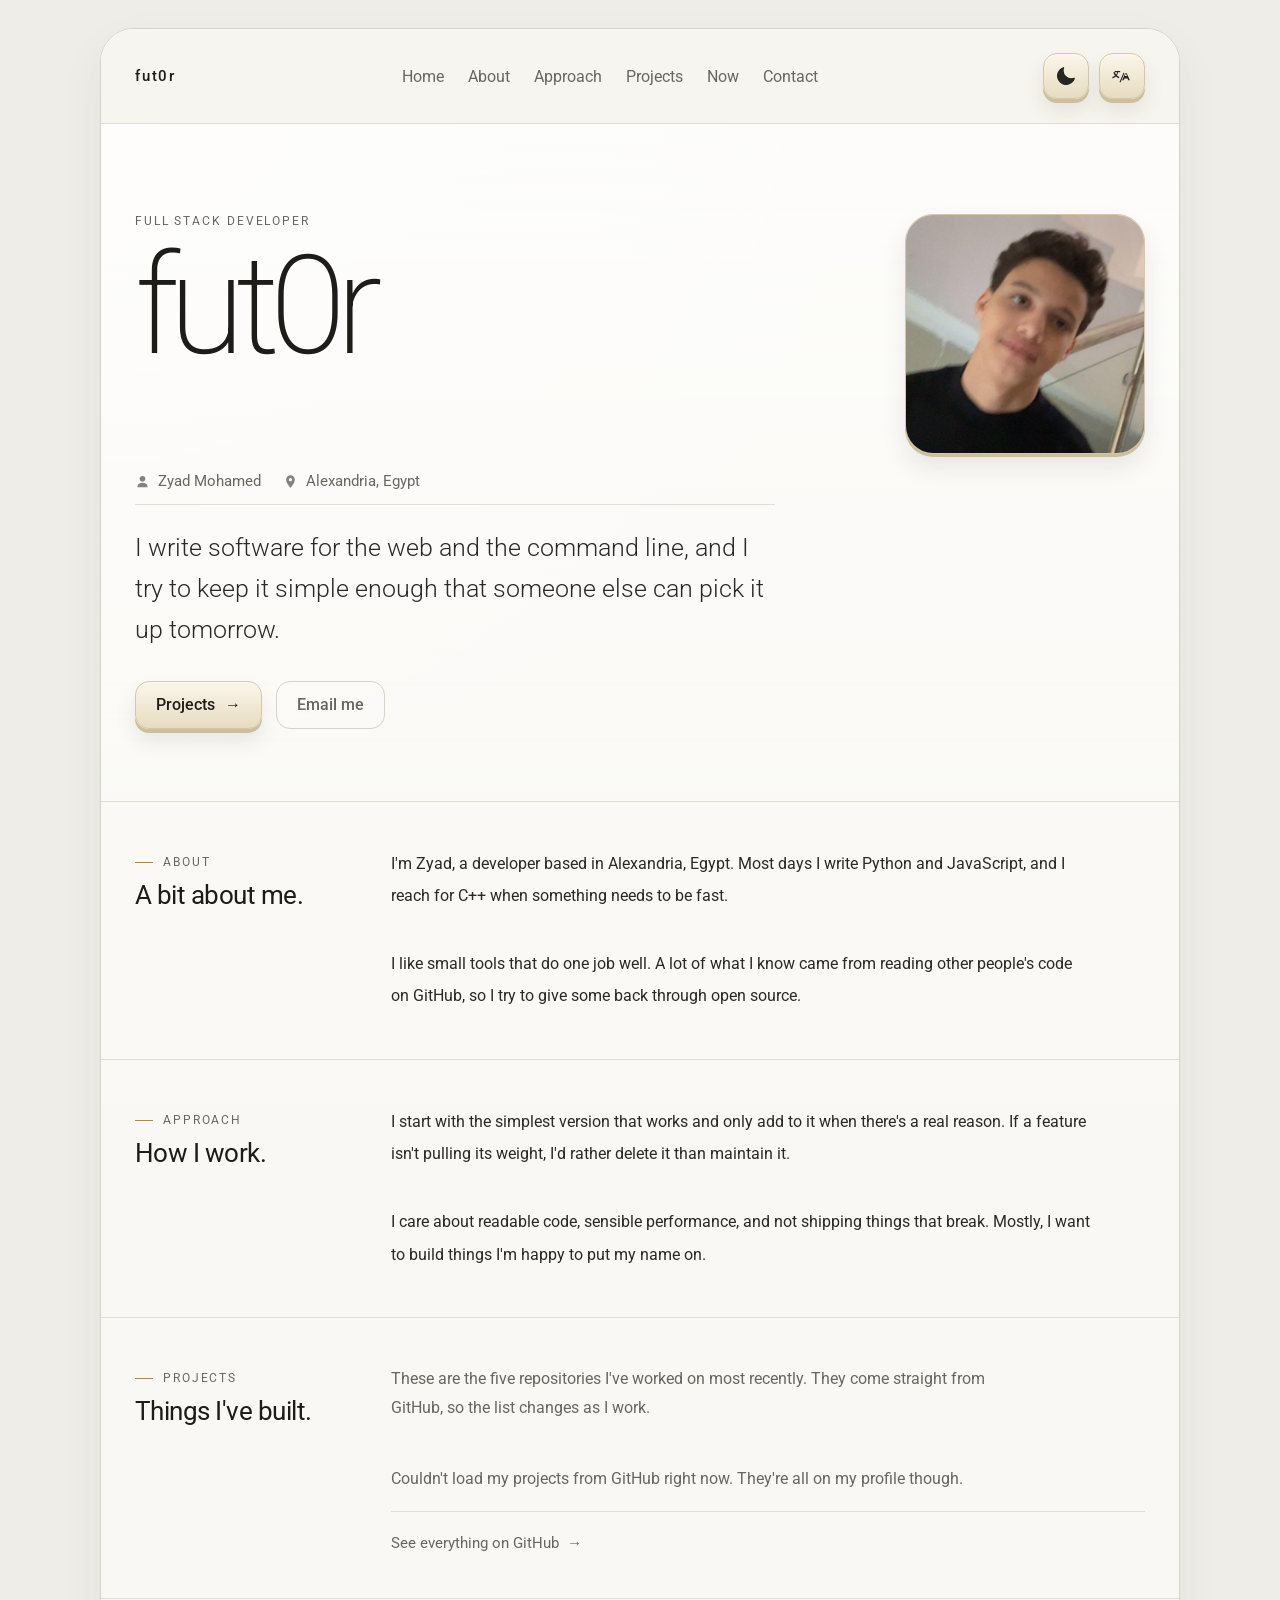
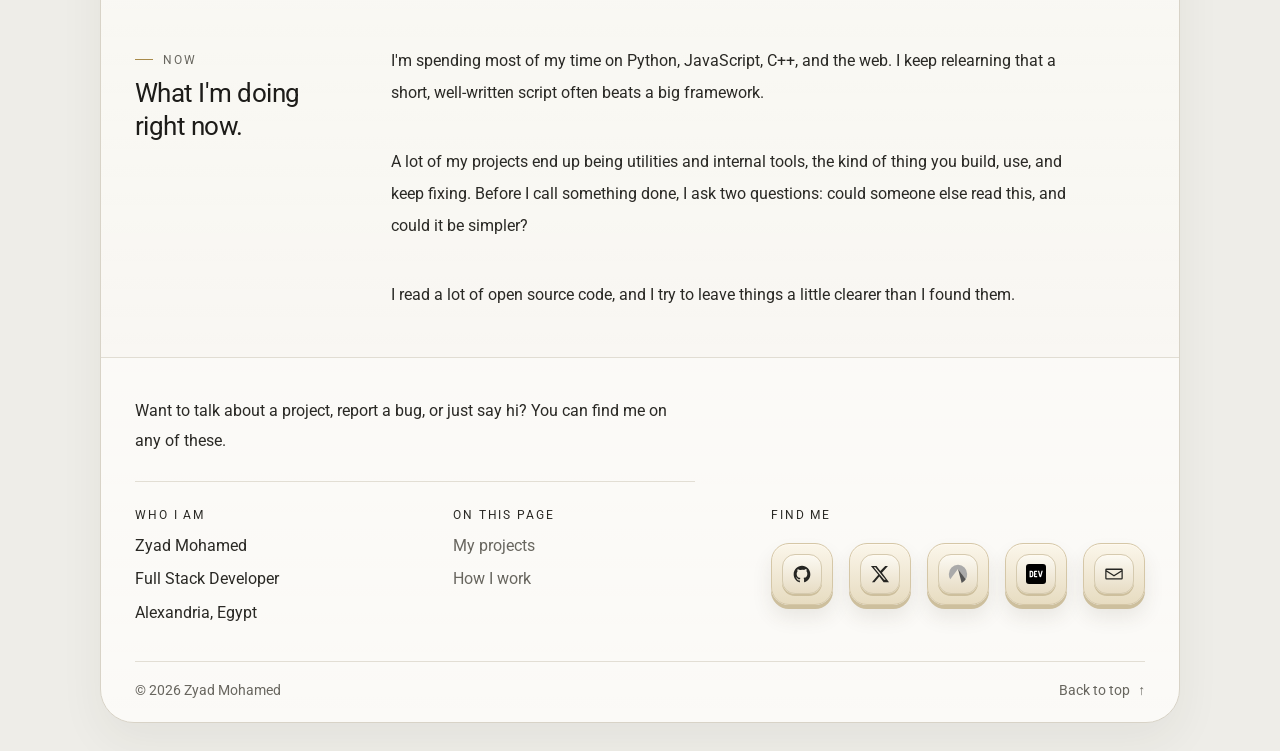
<file: index.html>
<!DOCTYPE html>
<html lang="en" dir="ltr">
  <head>
    <meta charset="UTF-8" />
    <meta name="viewport" content="width=device-width, initial-scale=1.0" />
    <meta
      name="description"
      content="Zyad Mohamed (fut0r), a full stack developer in Alexandria, Egypt."
    />
    <meta name="author" content="Zyad Mohamed" />
    <meta name="robots" content="index, follow" />
    <meta name="theme-color" content="#eeede8" media="(prefers-color-scheme: light)" />
    <meta name="theme-color" content="#12110f" media="(prefers-color-scheme: dark)" />
    <link rel="canonical" href="https://fut0r.arabdev.site/" />
    <link rel="alternate" hreflang="en" href="https://fut0r.arabdev.site/" />
    <link rel="alternate" hreflang="ar" href="https://fut0r.arabdev.site/arabic.html" />
    <link rel="alternate" hreflang="x-default" href="https://fut0r.arabdev.site/" />
    <meta property="og:type" content="profile" />
    <meta property="og:site_name" content="fut0r" />
    <meta property="og:title" content="fut0r | Zyad Mohamed" />
    <meta
      property="og:description"
      content="Full stack developer in Alexandria, Egypt. I build tools and web apps and keep the code readable."
    />
    <meta property="og:url" content="https://fut0r.arabdev.site/" />
    <meta property="og:locale" content="en_US" />
    <meta property="og:locale:alternate" content="ar_EG" />
    <meta property="og:image" content="https://fut0r.arabdev.site/icon-512.png" />
    <meta property="og:image:width" content="512" />
    <meta property="og:image:height" content="512" />
    <meta property="og:image:alt" content="Portrait of Zyad Mohamed (fut0r)" />
    <meta name="twitter:card" content="summary" />
    <meta name="twitter:site" content="@fut0r" />
    <meta name="twitter:title" content="fut0r | Zyad Mohamed" />
    <meta
      name="twitter:description"
      content="Full stack developer in Alexandria, Egypt. I build tools and web apps and keep the code readable."
    />
    <meta name="twitter:image" content="https://fut0r.arabdev.site/icon-512.png" />
    <title>fut0r | Zyad Mohamed</title>
    <link rel="icon" type="image/png" sizes="32x32" href="favicon-32.png" />
    <link rel="icon" type="image/png" sizes="192x192" href="icon-192.png" />
    <link rel="apple-touch-icon" href="apple-touch-icon.png" />
    <link rel="manifest" href="site.webmanifest" />
    <script>
      try {
        const savedTheme = localStorage.getItem("theme");
        if (savedTheme === "light" || savedTheme === "dark") {
          document.documentElement.dataset.theme = savedTheme;
        }
      } catch (error) {}
    </script>
    <link rel="preconnect" href="https://fonts.googleapis.com" />
    <link rel="preconnect" href="https://fonts.gstatic.com" crossorigin />
    <link rel="preconnect" href="https://api.github.com" crossorigin />
    <link
      rel="stylesheet"
      href="https://fonts.googleapis.com/css2?family=IBM+Plex+Sans+Arabic:wght@300;400;500&family=Roboto:wght@200;300;400;500&display=swap"
    />
    <link rel="stylesheet" href="styles.css?v=2" />
    <script type="application/ld+json">
      {
        "@context": "https://schema.org",
        "@type": "Person",
        "name": "Zyad Mohamed",
        "alternateName": "fut0r",
        "jobTitle": "Full Stack Developer",
        "url": "https://fut0r.arabdev.site/",
        "image": "https://fut0r.arabdev.site/profile.jpg",
        "email": "mailto:fut0r@arabdev.site",
        "address": {
          "@type": "PostalAddress",
          "addressLocality": "Alexandria",
          "addressCountry": "EG"
        },
        "knowsAbout": ["Python", "JavaScript", "C++", "Web Development", "Open Source"],
        "sameAs": [
          "https://github.com/fut0r",
          "https://codeberg.org/fut0r",
          "https://x.com/fut0r",
          "https://dev.to/fut0r"
        ]
      }
    </script>
  </head>
  <body>
    <a class="skip-link" href="#main">Skip to content</a>

    <div class="page-shell">
      <div class="paper-grain" aria-hidden="true"></div>

      <header class="topbar" aria-label="Site header">
        <a class="wordmark" href="#home">fut0r</a>

        <nav class="topnav" aria-label="Primary">
          <a href="#home">Home</a>
          <a href="#about">About</a>
          <a href="#approach">Approach</a>
          <a href="#projects">Projects</a>
          <a href="#work">Now</a>
          <a href="#contact">Contact</a>
        </nav>

        <div class="toolbar">
          <button class="toolbar-button theme-toggle" id="theme-toggle" type="button" aria-label="Switch theme" title="Switch theme">
            <svg class="icon-moon" viewBox="0 0 24 24" aria-hidden="true"><path d="M20.74 14.03A8.5 8.5 0 0 1 9.97 3.26a.75.75 0 0 0-.98-.9A10 10 0 1 0 21.64 15a.75.75 0 0 0-.9-.97Z"/></svg>
            <svg class="icon-sun" viewBox="0 0 24 24" aria-hidden="true"><path d="M12 17a5 5 0 1 0 0-10 5 5 0 0 0 0 10Zm0-17a1 1 0 0 1 1 1v2a1 1 0 1 1-2 0V1a1 1 0 0 1 1-1Zm0 20a1 1 0 0 1 1 1v2a1 1 0 1 1-2 0v-2a1 1 0 0 1 1-1ZM3.51 3.51a1 1 0 0 1 1.42 0l1.41 1.41a1 1 0 1 1-1.41 1.42L3.5 4.93a1 1 0 0 1 0-1.42Zm14.14 14.14a1 1 0 0 1 1.42 0l1.41 1.42a1 1 0 0 1-1.41 1.41l-1.42-1.41a1 1 0 0 1 0-1.42ZM0 12a1 1 0 0 1 1-1h2a1 1 0 1 1 0 2H1a1 1 0 0 1-1-1Zm20 0a1 1 0 0 1 1-1h2a1 1 0 1 1 0 2h-2a1 1 0 0 1-1-1ZM3.51 20.49a1 1 0 0 1 0-1.42l1.41-1.41a1 1 0 1 1 1.42 1.41L4.93 20.5a1 1 0 0 1-1.42 0ZM17.65 6.35a1 1 0 0 1 0-1.42l1.42-1.41a1 1 0 1 1 1.41 1.41l-1.41 1.42a1 1 0 0 1-1.42 0Z"/></svg>
          </button>

          <button
            class="toolbar-button language-trigger"
            id="language-trigger"
            type="button"
            aria-haspopup="true"
            aria-expanded="false"
            aria-controls="language-popup"
            title="Translate"
          >
            <span class="sr-only">Choose language</span>
            <svg viewBox="0 0 24 24" aria-hidden="true">
              <path
                d="M12.87 15.07 15.45 9h1.77l3.27 7.63h-1.74l-.75-1.84h-3.39l-.74 1.84h-1.8Zm2.2-3.19h2.37l-1.18-2.95-1.19 2.95ZM4 6.5h6V8H7.72c-.14 1.3-.61 2.48-1.4 3.53.83.67 1.78 1.21 2.86 1.62l-.64 1.42a10.92 10.92 0 0 1-3.2-1.92 10.08 10.08 0 0 1-3.38 1.96L1.35 13.2a8.73 8.73 0 0 0 2.94-1.58A8.1 8.1 0 0 1 2.55 8H4.2c.24 1 .7 1.9 1.37 2.67.64-.8 1.04-1.69 1.19-2.67H4V6.5Zm5.3 12.15 4.31-10.3 1.04.43-4.3 10.31-1.05-.44Z"
              />
            </svg>
          </button>

          <div class="language-popup" id="language-popup" hidden>
            <p class="language-popup__label">Choose language</p>
            <a class="language-option is-active" href="./" hreflang="en" lang="en" aria-current="page">English</a>
            <a class="language-option" href="arabic.html" hreflang="ar" lang="ar">العربية</a>
          </div>
        </div>
      </header>

      <main id="main">
        <section class="hero section" id="home">
          <div class="hero-frame">
            <div class="hero-top">
              <div class="hero-copy">
                <p class="eyebrow">Full Stack Developer</p>
                <h1>fut0r</h1>
              </div>
              <img
                class="hero-photo"
                src="profile.jpg"
                alt="Portrait of Zyad Mohamed (fut0r)"
                width="240"
                height="240"
                fetchpriority="high"
              />
            </div>
            <div class="hero-meta">
              <span><svg viewBox="0 0 24 24" aria-hidden="true"><path d="M12 12a4.5 4.5 0 1 0 0-9 4.5 4.5 0 0 0 0 9Zm0 2c-4.42 0-8 2.24-8 5v2h16v-2c0-2.76-3.58-5-8-5Z"/></svg>Zyad Mohamed</span>
              <span><svg viewBox="0 0 24 24" aria-hidden="true"><path d="M12 2a7 7 0 0 0-7 7c0 5.25 7 13 7 13s7-7.75 7-13a7 7 0 0 0-7-7Zm0 9.5A2.5 2.5 0 1 1 12 6.5a2.5 2.5 0 0 1 0 5Z"/></svg>Alexandria, Egypt</span>
            </div>
            <p class="hero-note">I write software for the web and the command line, and I try to keep it simple enough that someone else can pick it up tomorrow.</p>
            <div class="hero-actions">
              <a class="button" href="#projects">Projects <span class="button-arrow" aria-hidden="true">→</span></a>
              <a class="button button--quiet" href="#contact">Email me</a>
            </div>
          </div>
        </section>

        <section class="section" id="about">
          <div class="section-heading">
            <p class="section-label">About</p>
            <h2>A bit about me.</h2>
          </div>
          <div class="section-body prose">
            <p>
              I'm Zyad, a developer based in Alexandria, Egypt. Most days I write Python and JavaScript,
              and I reach for C++ when something needs to be fast.
            </p>
            <p>
              I like small tools that do one job well. A lot of what I know came from reading other
              people's code on GitHub, so I try to give some back through open source.
            </p>
          </div>
        </section>

        <section class="section" id="approach">
          <div class="section-heading">
            <p class="section-label">Approach</p>
            <h2>How I work.</h2>
          </div>
          <div class="section-body prose">
            <p>
              I start with the simplest version that works and only add to it when there's a real reason.
              If a feature isn't pulling its weight, I'd rather delete it than maintain it.
            </p>
            <p>
              I care about readable code, sensible performance, and not shipping things that break.
              Mostly, I want to build things I'm happy to put my name on.
            </p>
          </div>
        </section>

        <section class="section" id="projects">
          <div class="section-heading">
            <p class="section-label">Projects</p>
            <h2>Things I've built.</h2>
          </div>
          <div class="section-body">
            <p class="section-intro">
              These are the five repositories I've worked on most recently. They come straight from
              GitHub, so the list changes as I work.
            </p>
            <div class="projects-list" id="projects-grid" aria-live="polite">
              <article class="project-row project-row--status">
                <p>Loading repositories...</p>
              </article>
            </div>
            <a class="projects-more" href="https://github.com/fut0r?tab=repositories" target="_blank" rel="noopener noreferrer">
              See everything on GitHub <span class="button-arrow" aria-hidden="true">→</span>
            </a>
          </div>
        </section>

        <section class="section" id="work">
          <div class="section-heading">
            <p class="section-label">Now</p>
            <h2>What I'm doing right now.</h2>
          </div>
          <div class="section-body prose">
            <p>
              I'm spending most of my time on Python, JavaScript, C++, and the web. I keep relearning that
              a short, well-written script often beats a big framework.
            </p>
            <p>
              A lot of my projects end up being utilities and internal tools, the kind of thing you build,
              use, and keep fixing. Before I call something done, I ask two questions: could someone else
              read this, and could it be simpler?
            </p>
            <p>
              I read a lot of open source code, and I try to leave things a little clearer than I found them.
            </p>
          </div>
        </section>
      </main>

      <footer class="footer" id="contact">
        <div class="footer-intro">
          <p>
            Want to talk about a project, report a bug, or just say hi? You can find me on any of these.
          </p>
        </div>
        <div class="footer-grid">
          <section class="footer-about">
            <p class="footer-label">Who I am</p>
            <p>Zyad Mohamed</p>
            <p>Full Stack Developer</p>
            <p>Alexandria, Egypt</p>
          </section>
          <section class="footer-projects">
            <p class="footer-label">On this page</p>
            <p><a href="#projects">My projects</a></p>
            <p><a href="#approach">How I work</a></p>
          </section>
          <section class="footer-contact">
            <p class="footer-label">Find me</p>
            <div class="social-icons-row">
              <a
                class="social-icon-button"
                href="https://github.com/fut0r"
                target="_blank"
                rel="noopener noreferrer"
                aria-label="GitHub"
                title="GitHub"
              >
                <span class="social-icon" aria-hidden="true">
                  <svg viewBox="0 0 24 24">
                    <path
                      d="M12 2C6.477 2 2 6.59 2 12.252c0 4.53 2.865 8.371 6.839 9.727.5.096.682-.221.682-.492 0-.243-.009-.888-.014-1.743-2.782.618-3.369-1.37-3.369-1.37-.455-1.176-1.11-1.49-1.11-1.49-.908-.637.069-.624.069-.624 1.004.072 1.532 1.054 1.532 1.054.892 1.56 2.341 1.11 2.91.85.091-.663.349-1.11.635-1.365-2.221-.259-4.556-1.137-4.556-5.062 0-1.118.389-2.033 1.029-2.75-.103-.26-.446-1.3.098-2.71 0 0 .84-.275 2.75 1.05A9.36 9.36 0 0 1 12 6.84c.85.004 1.705.118 2.504.347 1.909-1.325 2.747-1.05 2.747-1.05.546 1.41.203 2.45.1 2.71.64.717 1.028 1.632 1.028 2.75 0 3.934-2.338 4.8-4.566 5.054.359.317.679.943.679 1.9 0 1.372-.012 2.478-.012 2.815 0 .273.18.593.688.492C19.138 20.62 22 16.781 22 12.252 22 6.59 17.523 2 12 2Z"
                    />
                  </svg>
                </span>
              </a>
              <a
                class="social-icon-button"
                href="https://x.com/fut0r"
                target="_blank"
                rel="noopener noreferrer"
                aria-label="X (Twitter)"
                title="X (Twitter)"
              >
                <span class="social-icon" aria-hidden="true">
                  <svg viewBox="0 0 24 24">
                    <path
                      d="M18.244 2.25h3.308l-7.227 8.26 8.502 11.24h-6.514l-5.106-6.67-5.826 6.67H2.306l7.644-8.74L1.126 2.25h6.697l4.596 6.06 5.819-6.06ZM17.002 18.868h1.81L6.368 3.931H4.456l12.546 14.937Z"
                    />
                  </svg>
                </span>
              </a>
              <a
                class="social-icon-button"
                href="https://codeberg.org/fut0r"
                target="_blank"
                rel="noopener noreferrer"
                aria-label="Codeberg"
                title="Codeberg"
              >
                <span class="social-icon" aria-hidden="true">
                  <img src="codeberg.svg" alt="" width="20" height="20" />
                </span>
              </a>
              <a
                class="social-icon-button"
                href="https://dev.to/fut0r"
                target="_blank"
                rel="noopener noreferrer"
                aria-label="Dev.to"
                title="Dev.to"
              >
                <span class="social-icon" aria-hidden="true">
                  <img class="icon-invert" src="dev-to-svgrepo-com.svg" alt="" width="20" height="20" />
                </span>
              </a>
              <a
                class="social-icon-button"
                href="mailto:fut0r@arabdev.site"
                aria-label="Email"
                title="Email"
              >
                <span class="social-icon" aria-hidden="true">
                  <svg viewBox="0 0 24 24">
                    <path
                      d="M3 5.5h18A1.5 1.5 0 0 1 22.5 7v10A1.5 1.5 0 0 1 21 18.5H3A1.5 1.5 0 0 1 1.5 17V7A1.5 1.5 0 0 1 3 5.5Zm0 1.6v.27l9 5.83 9-5.83V7.1H3Zm18 2.17-8.59 5.56a.75.75 0 0 1-.82 0L3 9.27V17h18V9.27Z"
                    />
                  </svg>
                </span>
              </a>
            </div>
          </section>
        </div>
        <div class="footer-bottom">
          <p>© <span data-year>2026</span> Zyad Mohamed</p>
          <a class="back-to-top" href="#home">Back to top <span aria-hidden="true">↑</span></a>
        </div>
      </footer>
    </div>

    <script src="script.js?v=2" defer></script>
  </body>
</html>
</file>
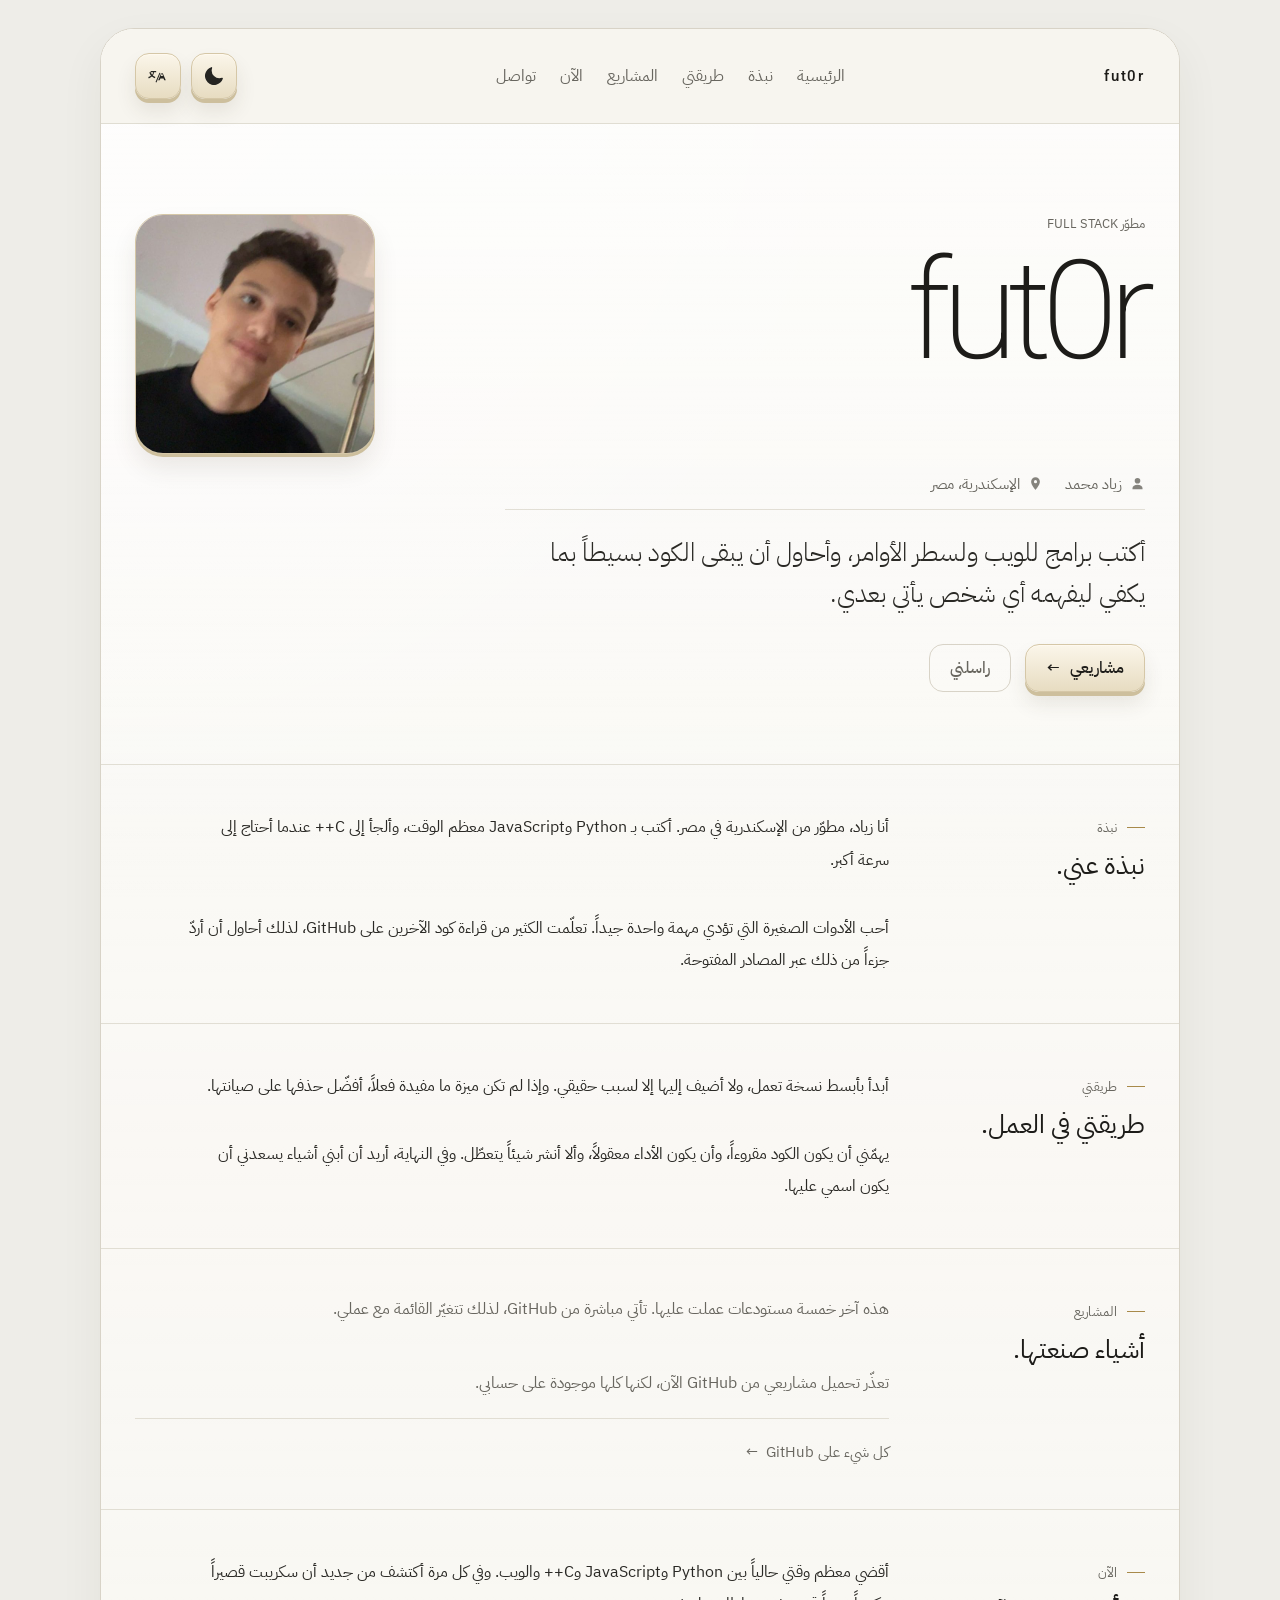
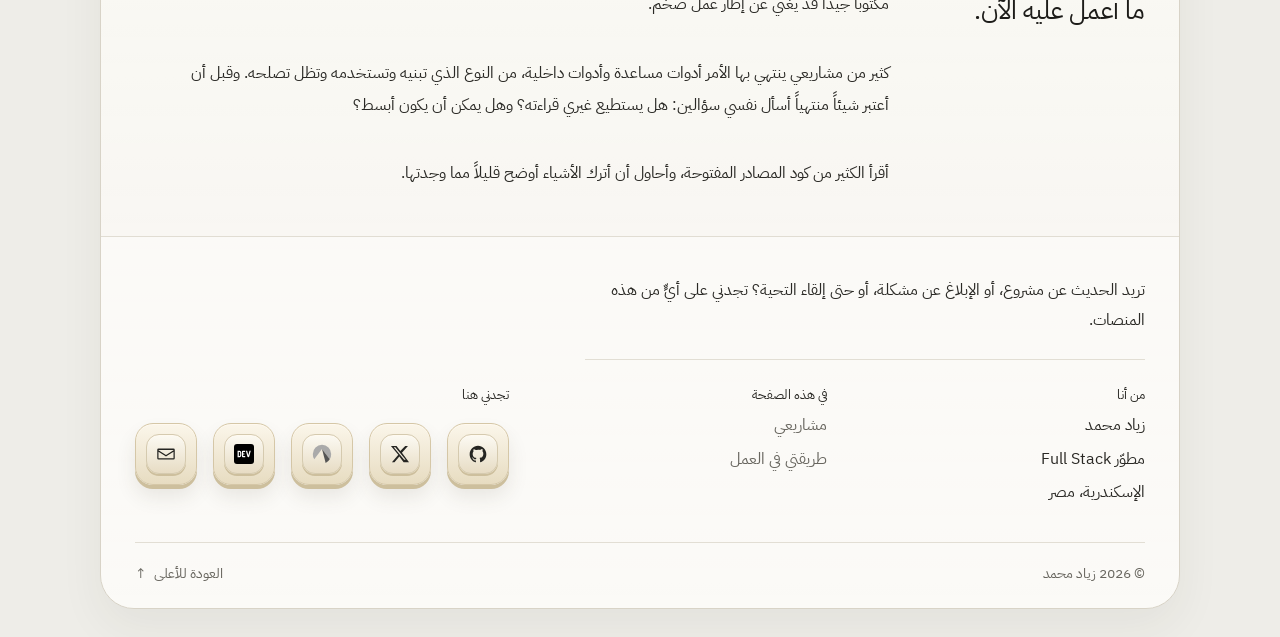
<file: arabic.html>
<!DOCTYPE html>
<html lang="ar" dir="rtl">
  <head>
    <meta charset="UTF-8" />
    <meta name="viewport" content="width=device-width, initial-scale=1.0" />
    <meta
      name="description"
      content="زياد محمد (fut0r)، مطوّر Full Stack من الإسكندرية، مصر."
    />
    <meta name="author" content="Zyad Mohamed" />
    <meta name="robots" content="index, follow" />
    <meta name="theme-color" content="#eeede8" media="(prefers-color-scheme: light)" />
    <meta name="theme-color" content="#12110f" media="(prefers-color-scheme: dark)" />
    <link rel="canonical" href="https://fut0r.arabdev.site/arabic.html" />
    <link rel="alternate" hreflang="en" href="https://fut0r.arabdev.site/" />
    <link rel="alternate" hreflang="ar" href="https://fut0r.arabdev.site/arabic.html" />
    <link rel="alternate" hreflang="x-default" href="https://fut0r.arabdev.site/" />
    <meta property="og:type" content="profile" />
    <meta property="og:site_name" content="fut0r" />
    <meta property="og:title" content="fut0r | زياد محمد" />
    <meta
      property="og:description"
      content="مطوّر Full Stack من الإسكندرية. أبني أدوات وتطبيقات ويب وأحافظ على الكود مقروءاً."
    />
    <meta property="og:url" content="https://fut0r.arabdev.site/arabic.html" />
    <meta property="og:locale" content="ar_EG" />
    <meta property="og:locale:alternate" content="en_US" />
    <meta property="og:image" content="https://fut0r.arabdev.site/icon-512.png" />
    <meta property="og:image:width" content="512" />
    <meta property="og:image:height" content="512" />
    <meta property="og:image:alt" content="صورة زياد محمد (fut0r)" />
    <meta name="twitter:card" content="summary" />
    <meta name="twitter:site" content="@fut0r" />
    <meta name="twitter:title" content="fut0r | زياد محمد" />
    <meta
      name="twitter:description"
      content="مطوّر Full Stack من الإسكندرية. أبني أدوات وتطبيقات ويب وأحافظ على الكود مقروءاً."
    />
    <meta name="twitter:image" content="https://fut0r.arabdev.site/icon-512.png" />
    <title>fut0r | زياد محمد</title>
    <link rel="icon" type="image/png" sizes="32x32" href="favicon-32.png" />
    <link rel="icon" type="image/png" sizes="192x192" href="icon-192.png" />
    <link rel="apple-touch-icon" href="apple-touch-icon.png" />
    <link rel="manifest" href="site.webmanifest" />
    <script>
      try {
        const savedTheme = localStorage.getItem("theme");
        if (savedTheme === "light" || savedTheme === "dark") {
          document.documentElement.dataset.theme = savedTheme;
        }
      } catch (error) {}
    </script>
    <link rel="preconnect" href="https://fonts.googleapis.com" />
    <link rel="preconnect" href="https://fonts.gstatic.com" crossorigin />
    <link rel="preconnect" href="https://api.github.com" crossorigin />
    <link
      rel="stylesheet"
      href="https://fonts.googleapis.com/css2?family=IBM+Plex+Sans+Arabic:wght@300;400;500&family=Roboto:wght@200;300;400;500&display=swap"
    />
    <link rel="stylesheet" href="styles.css?v=2" />
    <script type="application/ld+json">
      {
        "@context": "https://schema.org",
        "@type": "Person",
        "name": "زياد محمد",
        "alternateName": "fut0r",
        "jobTitle": "مطوّر Full Stack",
        "url": "https://fut0r.arabdev.site/arabic.html",
        "image": "https://fut0r.arabdev.site/profile.jpg",
        "email": "mailto:fut0r@arabdev.site",
        "address": {
          "@type": "PostalAddress",
          "addressLocality": "الإسكندرية",
          "addressCountry": "EG"
        },
        "knowsAbout": ["Python", "JavaScript", "C++", "Web Development", "Open Source"],
        "sameAs": [
          "https://github.com/fut0r",
          "https://codeberg.org/fut0r",
          "https://x.com/fut0r",
          "https://dev.to/fut0r"
        ]
      }
    </script>
  </head>
  <body class="is-rtl">
    <a class="skip-link" href="#main">تخطَّ إلى المحتوى</a>

    <div class="page-shell">
      <div class="paper-grain" aria-hidden="true"></div>

      <header class="topbar" aria-label="ترويسة الموقع">
        <a class="wordmark" href="#home">fut0r</a>

        <nav class="topnav" aria-label="التنقل الرئيسي">
          <a href="#home">الرئيسية</a>
          <a href="#about">نبذة</a>
          <a href="#approach">طريقتي</a>
          <a href="#projects">المشاريع</a>
          <a href="#work">الآن</a>
          <a href="#contact">تواصل</a>
        </nav>

        <div class="toolbar">
          <button class="toolbar-button theme-toggle" id="theme-toggle" type="button" aria-label="تبديل المظهر" title="تبديل المظهر">
            <svg class="icon-moon" viewBox="0 0 24 24" aria-hidden="true"><path d="M20.74 14.03A8.5 8.5 0 0 1 9.97 3.26a.75.75 0 0 0-.98-.9A10 10 0 1 0 21.64 15a.75.75 0 0 0-.9-.97Z"/></svg>
            <svg class="icon-sun" viewBox="0 0 24 24" aria-hidden="true"><path d="M12 17a5 5 0 1 0 0-10 5 5 0 0 0 0 10Zm0-17a1 1 0 0 1 1 1v2a1 1 0 1 1-2 0V1a1 1 0 0 1 1-1Zm0 20a1 1 0 0 1 1 1v2a1 1 0 1 1-2 0v-2a1 1 0 0 1 1-1ZM3.51 3.51a1 1 0 0 1 1.42 0l1.41 1.41a1 1 0 1 1-1.41 1.42L3.5 4.93a1 1 0 0 1 0-1.42Zm14.14 14.14a1 1 0 0 1 1.42 0l1.41 1.42a1 1 0 0 1-1.41 1.41l-1.42-1.41a1 1 0 0 1 0-1.42ZM0 12a1 1 0 0 1 1-1h2a1 1 0 1 1 0 2H1a1 1 0 0 1-1-1Zm20 0a1 1 0 0 1 1-1h2a1 1 0 1 1 0 2h-2a1 1 0 0 1-1-1ZM3.51 20.49a1 1 0 0 1 0-1.42l1.41-1.41a1 1 0 1 1 1.42 1.41L4.93 20.5a1 1 0 0 1-1.42 0ZM17.65 6.35a1 1 0 0 1 0-1.42l1.42-1.41a1 1 0 1 1 1.41 1.41l-1.41 1.42a1 1 0 0 1-1.42 0Z"/></svg>
          </button>

          <button
            class="toolbar-button language-trigger"
            id="language-trigger"
            type="button"
            aria-haspopup="true"
            aria-expanded="false"
            aria-controls="language-popup"
            title="الترجمة"
          >
            <span class="sr-only">اختر اللغة</span>
            <svg viewBox="0 0 24 24" aria-hidden="true">
              <path
                d="M12.87 15.07 15.45 9h1.77l3.27 7.63h-1.74l-.75-1.84h-3.39l-.74 1.84h-1.8Zm2.2-3.19h2.37l-1.18-2.95-1.19 2.95ZM4 6.5h6V8H7.72c-.14 1.3-.61 2.48-1.4 3.53.83.67 1.78 1.21 2.86 1.62l-.64 1.42a10.92 10.92 0 0 1-3.2-1.92 10.08 10.08 0 0 1-3.38 1.96L1.35 13.2a8.73 8.73 0 0 0 2.94-1.58A8.1 8.1 0 0 1 2.55 8H4.2c.24 1 .7 1.9 1.37 2.67.64-.8 1.04-1.69 1.19-2.67H4V6.5Zm5.3 12.15 4.31-10.3 1.04.43-4.3 10.31-1.05-.44Z"
              />
            </svg>
          </button>

          <div class="language-popup" id="language-popup" hidden>
            <p class="language-popup__label">اختر اللغة</p>
            <a class="language-option" href="./" hreflang="en" lang="en">English</a>
            <a class="language-option is-active" href="arabic.html" hreflang="ar" lang="ar" aria-current="page">العربية</a>
          </div>
        </div>
      </header>

      <main id="main">
        <section class="hero section" id="home">
          <div class="hero-frame">
            <div class="hero-top">
              <div class="hero-copy">
                <p class="eyebrow">مطوّر Full Stack</p>
                <h1>fut0r</h1>
              </div>
              <img
                class="hero-photo"
                src="profile.jpg"
                alt="صورة زياد محمد (fut0r)"
                width="240"
                height="240"
                fetchpriority="high"
              />
            </div>
            <div class="hero-meta">
              <span><svg viewBox="0 0 24 24" aria-hidden="true"><path d="M12 12a4.5 4.5 0 1 0 0-9 4.5 4.5 0 0 0 0 9Zm0 2c-4.42 0-8 2.24-8 5v2h16v-2c0-2.76-3.58-5-8-5Z"/></svg>زياد محمد</span>
              <span><svg viewBox="0 0 24 24" aria-hidden="true"><path d="M12 2a7 7 0 0 0-7 7c0 5.25 7 13 7 13s7-7.75 7-13a7 7 0 0 0-7-7Zm0 9.5A2.5 2.5 0 1 1 12 6.5a2.5 2.5 0 0 1 0 5Z"/></svg>الإسكندرية، مصر</span>
            </div>
            <p class="hero-note">أكتب برامج للويب ولسطر الأوامر، وأحاول أن يبقى الكود بسيطاً بما يكفي ليفهمه أي شخص يأتي بعدي.</p>
            <div class="hero-actions">
              <a class="button" href="#projects">مشاريعي <span class="button-arrow" aria-hidden="true">→</span></a>
              <a class="button button--quiet" href="#contact">راسلني</a>
            </div>
          </div>
        </section>

        <section class="section" id="about">
          <div class="section-heading">
            <p class="section-label">نبذة</p>
            <h2>نبذة عني.</h2>
          </div>
          <div class="section-body prose">
            <p>
              أنا زياد، مطوّر من الإسكندرية في مصر. أكتب بـ Python وJavaScript معظم الوقت،
              وألجأ إلى C++ عندما أحتاج إلى سرعة أكبر.
            </p>
            <p>
              أحب الأدوات الصغيرة التي تؤدي مهمة واحدة جيداً. تعلّمت الكثير من قراءة كود الآخرين
              على GitHub، لذلك أحاول أن أردّ جزءاً من ذلك عبر المصادر المفتوحة.
            </p>
          </div>
        </section>

        <section class="section" id="approach">
          <div class="section-heading">
            <p class="section-label">طريقتي</p>
            <h2>طريقتي في العمل.</h2>
          </div>
          <div class="section-body prose">
            <p>
              أبدأ بأبسط نسخة تعمل، ولا أضيف إليها إلا لسبب حقيقي. وإذا لم تكن ميزة ما مفيدة فعلاً،
              أفضّل حذفها على صيانتها.
            </p>
            <p>
              يهمّني أن يكون الكود مقروءاً، وأن يكون الأداء معقولاً، وألا أنشر شيئاً يتعطّل.
              وفي النهاية، أريد أن أبني أشياء يسعدني أن يكون اسمي عليها.
            </p>
          </div>
        </section>

        <section class="section" id="projects">
          <div class="section-heading">
            <p class="section-label">المشاريع</p>
            <h2>أشياء صنعتها.</h2>
          </div>
          <div class="section-body">
            <p class="section-intro">
              هذه آخر خمسة مستودعات عملت عليها. تأتي مباشرة من GitHub، لذلك تتغيّر القائمة
              مع عملي.
            </p>
            <div class="projects-list" id="projects-grid" aria-live="polite">
              <article class="project-row project-row--status">
                <p>جارٍ تحميل المستودعات...</p>
              </article>
            </div>
            <a class="projects-more" href="https://github.com/fut0r?tab=repositories" target="_blank" rel="noopener noreferrer">
              كل شيء على GitHub <span class="button-arrow" aria-hidden="true">→</span>
            </a>
          </div>
        </section>

        <section class="section" id="work">
          <div class="section-heading">
            <p class="section-label">الآن</p>
            <h2>ما أعمل عليه الآن.</h2>
          </div>
          <div class="section-body prose">
            <p>
              أقضي معظم وقتي حالياً بين Python وJavaScript وC++ والويب. وفي كل مرة أكتشف من جديد
              أن سكريبت قصيراً مكتوباً جيداً قد يغني عن إطار عمل ضخم.
            </p>
            <p>
              كثير من مشاريعي ينتهي بها الأمر أدوات مساعدة وأدوات داخلية، من النوع الذي تبنيه
              وتستخدمه وتظل تصلحه. وقبل أن أعتبر شيئاً منتهياً أسأل نفسي سؤالين: هل يستطيع غيري
              قراءته؟ وهل يمكن أن يكون أبسط؟
            </p>
            <p>
              أقرأ الكثير من كود المصادر المفتوحة، وأحاول أن أترك الأشياء أوضح قليلاً مما وجدتها.
            </p>
          </div>
        </section>
      </main>

      <footer class="footer" id="contact">
        <div class="footer-intro">
          <p>
            تريد الحديث عن مشروع، أو الإبلاغ عن مشكلة، أو حتى إلقاء التحية؟ تجدني على أيٍّ من هذه المنصات.
          </p>
        </div>
        <div class="footer-grid">
          <section class="footer-about">
            <p class="footer-label">من أنا</p>
            <p>زياد محمد</p>
            <p>مطوّر Full Stack</p>
            <p>الإسكندرية، مصر</p>
          </section>
          <section class="footer-projects">
            <p class="footer-label">في هذه الصفحة</p>
            <p><a href="#projects">مشاريعي</a></p>
            <p><a href="#approach">طريقتي في العمل</a></p>
          </section>
          <section class="footer-contact">
            <p class="footer-label">تجدني هنا</p>
            <div class="social-icons-row">
              <a
                class="social-icon-button"
                href="https://github.com/fut0r"
                target="_blank"
                rel="noopener noreferrer"
                aria-label="GitHub"
                title="GitHub"
              >
                <span class="social-icon" aria-hidden="true">
                  <svg viewBox="0 0 24 24">
                    <path
                      d="M12 2C6.477 2 2 6.59 2 12.252c0 4.53 2.865 8.371 6.839 9.727.5.096.682-.221.682-.492 0-.243-.009-.888-.014-1.743-2.782.618-3.369-1.37-3.369-1.37-.455-1.176-1.11-1.49-1.11-1.49-.908-.637.069-.624.069-.624 1.004.072 1.532 1.054 1.532 1.054.892 1.56 2.341 1.11 2.91.85.091-.663.349-1.11.635-1.365-2.221-.259-4.556-1.137-4.556-5.062 0-1.118.389-2.033 1.029-2.75-.103-.26-.446-1.3.098-2.71 0 0 .84-.275 2.75 1.05A9.36 9.36 0 0 1 12 6.84c.85.004 1.705.118 2.504.347 1.909-1.325 2.747-1.05 2.747-1.05.546 1.41.203 2.45.1 2.71.64.717 1.028 1.632 1.028 2.75 0 3.934-2.338 4.8-4.566 5.054.359.317.679.943.679 1.9 0 1.372-.012 2.478-.012 2.815 0 .273.18.593.688.492C19.138 20.62 22 16.781 22 12.252 22 6.59 17.523 2 12 2Z"
                    />
                  </svg>
                </span>
              </a>
              <a
                class="social-icon-button"
                href="https://x.com/fut0r"
                target="_blank"
                rel="noopener noreferrer"
                aria-label="X (تويتر)"
                title="X (تويتر)"
              >
                <span class="social-icon" aria-hidden="true">
                  <svg viewBox="0 0 24 24">
                    <path
                      d="M18.244 2.25h3.308l-7.227 8.26 8.502 11.24h-6.514l-5.106-6.67-5.826 6.67H2.306l7.644-8.74L1.126 2.25h6.697l4.596 6.06 5.819-6.06ZM17.002 18.868h1.81L6.368 3.931H4.456l12.546 14.937Z"
                    />
                  </svg>
                </span>
              </a>
              <a
                class="social-icon-button"
                href="https://codeberg.org/fut0r"
                target="_blank"
                rel="noopener noreferrer"
                aria-label="Codeberg"
                title="Codeberg"
              >
                <span class="social-icon" aria-hidden="true">
                  <img src="codeberg.svg" alt="" width="20" height="20" />
                </span>
              </a>
              <a
                class="social-icon-button"
                href="https://dev.to/fut0r"
                target="_blank"
                rel="noopener noreferrer"
                aria-label="Dev.to"
                title="Dev.to"
              >
                <span class="social-icon" aria-hidden="true">
                  <img class="icon-invert" src="dev-to-svgrepo-com.svg" alt="" width="20" height="20" />
                </span>
              </a>
              <a
                class="social-icon-button"
                href="mailto:fut0r@arabdev.site"
                aria-label="البريد الإلكتروني"
                title="البريد الإلكتروني"
              >
                <span class="social-icon" aria-hidden="true">
                  <svg viewBox="0 0 24 24">
                    <path
                      d="M3 5.5h18A1.5 1.5 0 0 1 22.5 7v10A1.5 1.5 0 0 1 21 18.5H3A1.5 1.5 0 0 1 1.5 17V7A1.5 1.5 0 0 1 3 5.5Zm0 1.6v.27l9 5.83 9-5.83V7.1H3Zm18 2.17-8.59 5.56a.75.75 0 0 1-.82 0L3 9.27V17h18V9.27Z"
                    />
                  </svg>
                </span>
              </a>
            </div>
          </section>
        </div>
        <div class="footer-bottom">
          <p>© <span data-year>2026</span> زياد محمد</p>
          <a class="back-to-top" href="#home">العودة للأعلى <span aria-hidden="true">↑</span></a>
        </div>
      </footer>
    </div>

    <script src="script.js?v=2" defer></script>
  </body>
</html>
</file>
<file: styles.css>
:root {
  color-scheme: light;
  --bg: #eeede8;
  --page: #f7f5ef;
  --page-sheen: rgba(255, 255, 255, 0.5);
  --page-sheen-end: rgba(255, 255, 255, 0.18);
  --surface-hover: rgba(255, 255, 255, 0.5);
  --footer-bg: rgba(255, 255, 255, 0.34);
  --text: #1d1c19;
  --text-soft: #2a2925;
  --muted: #68665f;
  --line: #d8d3c7;
  --line-soft: rgba(216, 211, 199, 0.7);
  --accent: #a88a4a;
  --focus-ring: 0 0 0 3px rgba(168, 138, 74, 0.38);
  --selection: rgba(205, 191, 157, 0.55);
  --gold-border: #d5c7a7;
  --gold-top: #fbf6ea;
  --gold-bottom: #e7dcc1;
  --gold-inner-top: #fcfaf3;
  --gold-inner-bottom: #e7dcc4;
  --gold-inner-border: #d5caaf;
  --gold-highlight: rgba(255, 250, 240, 0.95);
  --gold-ledge: #cdbf9d;
  --gold-glow: rgba(70, 60, 40, 0.1);
  --icon: #252522;
  --shadow-page: 0 18px 46px rgba(50, 45, 36, 0.06);
  --shadow-popup: 0 16px 28px rgba(53, 47, 35, 0.12);
  --shadow-gold: inset 0 1px 0 var(--gold-highlight), 0 4px 0 var(--gold-ledge), 0 12px 20px var(--gold-glow);
  --shadow-gold-hover: inset 0 1px 0 var(--gold-highlight), 0 2px 0 var(--gold-ledge), 0 8px 16px var(--gold-glow);
  --shadow-gold-active: inset 0 1px 0 var(--gold-highlight), 0 0 0 var(--gold-ledge), 0 4px 10px var(--gold-glow);
  --font-latin: "Roboto", "Helvetica Neue", Arial, sans-serif;
  --font-arabic: "IBM Plex Sans Arabic", "Roboto", "Segoe UI", Tahoma, sans-serif;
  --site-width: 1080px;
}

@media (prefers-color-scheme: dark) {
  :root:not([data-theme="light"]) {
    color-scheme: dark;
    --bg: #12110f;
    --page: #1b1a17;
    --page-sheen: rgba(255, 248, 230, 0.035);
    --page-sheen-end: rgba(255, 248, 230, 0);
    --surface-hover: rgba(255, 248, 230, 0.045);
    --footer-bg: rgba(0, 0, 0, 0.14);
    --text: #ece8dd;
    --text-soft: #d9d4c7;
    --muted: #a19c8f;
    --line: #34312a;
    --line-soft: rgba(70, 65, 55, 0.6);
    --accent: #cdb47a;
    --focus-ring: 0 0 0 3px rgba(205, 180, 122, 0.4);
    --selection: rgba(205, 180, 122, 0.3);
    --gold-border: #4a4334;
    --gold-top: #322d24;
    --gold-bottom: #231f19;
    --gold-inner-top: #3a342a;
    --gold-inner-bottom: #28241d;
    --gold-inner-border: #544b3a;
    --gold-highlight: rgba(255, 238, 200, 0.1);
    --gold-ledge: #0b0a08;
    --gold-glow: rgba(0, 0, 0, 0.35);
    --icon: #ece8dd;
    --shadow-page: 0 18px 46px rgba(0, 0, 0, 0.35);
    --shadow-popup: 0 16px 28px rgba(0, 0, 0, 0.4);
  }
}

:root[data-theme="dark"] {
  color-scheme: dark;
  --bg: #12110f;
  --page: #1b1a17;
  --page-sheen: rgba(255, 248, 230, 0.035);
  --page-sheen-end: rgba(255, 248, 230, 0);
  --surface-hover: rgba(255, 248, 230, 0.045);
  --footer-bg: rgba(0, 0, 0, 0.14);
  --text: #ece8dd;
  --text-soft: #d9d4c7;
  --muted: #a19c8f;
  --line: #34312a;
  --line-soft: rgba(70, 65, 55, 0.6);
  --accent: #cdb47a;
  --focus-ring: 0 0 0 3px rgba(205, 180, 122, 0.4);
  --selection: rgba(205, 180, 122, 0.3);
  --gold-border: #4a4334;
  --gold-top: #322d24;
  --gold-bottom: #231f19;
  --gold-inner-top: #3a342a;
  --gold-inner-bottom: #28241d;
  --gold-inner-border: #544b3a;
  --gold-highlight: rgba(255, 238, 200, 0.1);
  --gold-ledge: #0b0a08;
  --gold-glow: rgba(0, 0, 0, 0.35);
  --icon: #ece8dd;
  --shadow-page: 0 18px 46px rgba(0, 0, 0, 0.35);
  --shadow-popup: 0 16px 28px rgba(0, 0, 0, 0.4);
}

*,
*::before,
*::after {
  box-sizing: border-box;
}

html {
  scroll-behavior: smooth;
  scroll-padding-top: 96px;
  -webkit-text-size-adjust: 100%;
}

body {
  margin: 0;
  background: var(--bg);
  color: var(--text);
  font-family: var(--font-latin);
  text-rendering: optimizeLegibility;
  -webkit-font-smoothing: antialiased;
}

body.is-rtl {
  font-family: var(--font-arabic);
}

::selection {
  background: var(--selection);
  color: var(--text);
}

a,
button {
  color: inherit;
  font: inherit;
}

a {
  text-decoration: none;
}

button {
  background: none;
  border: 0;
  cursor: pointer;
}

p,
h1,
h2,
h3 {
  margin: 0;
}

img {
  max-width: 100%;
}

:focus-visible {
  outline: none;
  box-shadow: var(--focus-ring);
  border-radius: 8px;
}

.skip-link {
  position: absolute;
  top: 12px;
  left: 12px;
  z-index: 100;
  padding: 10px 16px;
  border: 1px solid var(--gold-border);
  border-radius: 12px;
  background: var(--page);
  color: var(--text);
  transform: translateY(-160%);
}

.skip-link:focus-visible {
  transform: translateY(0);
}

html[dir="rtl"] .skip-link {
  left: auto;
  right: 12px;
}

.page-shell {
  position: relative;
  width: min(calc(100% - 32px), var(--site-width));
  margin: 28px auto;
  background:
    linear-gradient(to bottom, var(--page-sheen), var(--page-sheen-end)),
    var(--page);
  border: 1px solid var(--line);
  border-radius: 34px;
  box-shadow: var(--shadow-page);
  overflow: clip;
}

.paper-grain {
  position: absolute;
  inset: 0;
  background:
    linear-gradient(var(--page-sheen), transparent 40%),
    radial-gradient(circle at top left, var(--page-sheen), transparent 34%);
  pointer-events: none;
}

/* Header */

.topbar {
  position: sticky;
  top: 0;
  z-index: 30;
  display: grid;
  grid-template-columns: auto 1fr auto;
  align-items: center;
  gap: 24px;
  padding: 24px 34px;
  border-bottom: 1px solid var(--line-soft);
  background: var(--page);
}

.wordmark {
  font-family: var(--font-latin);
  font-size: 0.95rem;
  font-weight: 500;
  letter-spacing: 0.12em;
  text-transform: lowercase;
}

.topnav {
  display: flex;
  flex-wrap: wrap;
  justify-content: center;
  gap: 12px;
}

.topnav a {
  position: relative;
  padding: 10px 6px;
  color: var(--muted);
  transition: color 150ms ease;
}

.topnav a:hover,
.topnav a:focus-visible {
  color: var(--text);
}

.toolbar {
  position: relative;
  display: flex;
  gap: 10px;
}

.toolbar-button {
  display: inline-flex;
  align-items: center;
  justify-content: center;
  width: 46px;
  height: 46px;
  border: 1px solid var(--gold-border);
  border-radius: 14px;
  background: linear-gradient(to bottom, var(--gold-top), var(--gold-bottom));
  box-shadow: var(--shadow-gold);
  transition: transform 140ms ease, box-shadow 140ms ease;
}

.toolbar-button:hover,
.toolbar-button:focus-visible {
  box-shadow: var(--shadow-gold-hover);
  transform: translateY(1px);
  border-radius: 14px;
}

.toolbar-button:focus-visible {
  box-shadow: var(--shadow-gold-hover), var(--focus-ring);
}

.toolbar-button:active {
  box-shadow: var(--shadow-gold-active);
  transform: translateY(3px);
}

.toolbar-button svg {
  width: 22px;
  height: 22px;
  fill: var(--icon);
}

.theme-toggle .icon-sun {
  display: none;
}

:root[data-theme="dark"] .theme-toggle .icon-sun {
  display: block;
}

:root[data-theme="dark"] .theme-toggle .icon-moon {
  display: none;
}

@media (prefers-color-scheme: dark) {
  :root:not([data-theme="light"]) .theme-toggle .icon-sun {
    display: block;
  }

  :root:not([data-theme="light"]) .theme-toggle .icon-moon {
    display: none;
  }
}

.language-popup {
  position: absolute;
  top: calc(100% + 14px);
  right: 0;
  min-width: 190px;
  padding: 16px;
  border: 1px solid var(--line);
  border-radius: 18px;
  background: var(--page);
  box-shadow: var(--shadow-popup);
  z-index: 40;
}

.language-popup__label {
  margin-bottom: 10px;
  color: var(--muted);
  font-size: 0.82rem;
  letter-spacing: 0.08em;
  text-transform: uppercase;
}

.language-option {
  display: flex;
  align-items: center;
  justify-content: space-between;
  width: 100%;
  padding: 10px 12px;
  border-radius: 12px;
  text-align: start;
  color: var(--text);
}

.language-option:hover,
.language-option:focus-visible,
.language-option.is-active {
  background: var(--surface-hover);
  border-radius: 12px;
}

.language-option.is-active::after {
  content: "";
  width: 6px;
  height: 6px;
  border-radius: 999px;
  background: var(--accent);
}

/* Sections */

.section {
  position: relative;
  display: grid;
  grid-template-columns: minmax(0, 220px) minmax(0, 1fr);
  gap: 36px;
  padding: 46px 34px;
  border-bottom: 1px solid var(--line-soft);
}

.hero {
  grid-template-columns: 1fr;
  padding-top: 76px;
  padding-bottom: 72px;
}

.hero-frame {
  max-width: 100%;
  padding-top: 14px;
}

.hero-top {
  display: grid;
  grid-template-columns: minmax(0, 1fr) auto;
  align-items: start;
  column-gap: 56px;
  width: 100%;
}

.hero-copy {
  display: grid;
  align-content: start;
  gap: 18px;
  min-width: 0;
}

.hero-photo {
  justify-self: end;
  width: clamp(168px, 20vw, 240px);
  height: clamp(168px, 20vw, 240px);
  margin: 0;
  border: 1px solid var(--gold-border);
  border-radius: 28px;
  object-fit: cover;
  background: var(--gold-bottom);
  box-shadow:
    inset 0 1px 0 var(--gold-highlight),
    0 3px 0 var(--gold-ledge),
    0 14px 24px var(--gold-glow);
}

.eyebrow,
.section-label,
.footer-label {
  font-size: 0.74rem;
  color: var(--muted);
  text-transform: uppercase;
  letter-spacing: 0.16em;
}

.section-label {
  display: inline-flex;
  align-items: center;
  gap: 10px;
}

.section-label::before {
  content: "";
  width: 18px;
  height: 1px;
  background: var(--accent);
}

.is-rtl .eyebrow,
.is-rtl .section-label,
.is-rtl .footer-label {
  letter-spacing: 0;
  font-size: 0.82rem;
}

.hero h1 {
  margin-top: 0;
  font-family: var(--font-latin);
  font-size: clamp(5rem, 12vw, 8.6rem);
  font-weight: 200;
  line-height: 0.88;
  letter-spacing: -0.07em;
}

.hero-meta {
  display: flex;
  flex-wrap: wrap;
  gap: 10px 22px;
  margin-top: 18px;
  color: var(--muted);
  font-size: 0.96rem;
}

.hero-meta span {
  display: inline-flex;
  align-items: center;
  gap: 8px;
}

.hero-meta svg {
  width: 15px;
  height: 15px;
  fill: currentColor;
  opacity: 0.8;
}

.hero-note {
  max-width: 640px;
  margin-top: 14px;
  padding-top: 22px;
  border-top: 1px solid var(--line-soft);
  font-size: clamp(1.18rem, 2.4vw, 1.56rem);
  font-weight: 300;
  line-height: 1.65;
  color: var(--text-soft);
}

.hero-actions {
  display: flex;
  flex-wrap: wrap;
  gap: 14px;
  margin-top: 30px;
}

.button {
  display: inline-flex;
  align-items: center;
  gap: 10px;
  min-height: 48px;
  padding: 0 20px;
  border: 1px solid var(--gold-border);
  border-radius: 14px;
  background: linear-gradient(to bottom, var(--gold-top), var(--gold-bottom));
  box-shadow: var(--shadow-gold);
  font-weight: 500;
  transition: transform 140ms ease, box-shadow 140ms ease;
}

.button:hover,
.button:focus-visible {
  transform: translateY(1px);
  box-shadow: var(--shadow-gold-hover);
  border-radius: 14px;
}

.button:focus-visible {
  box-shadow: var(--shadow-gold-hover), var(--focus-ring);
}

.button:active {
  transform: translateY(3px);
  box-shadow: var(--shadow-gold-active);
}

.button--quiet {
  border-color: var(--line);
  background: transparent;
  box-shadow: none;
  color: var(--muted);
}

.button--quiet:hover,
.button--quiet:focus-visible {
  color: var(--text);
  background: var(--surface-hover);
  box-shadow: none;
}

.button--quiet:focus-visible {
  box-shadow: var(--focus-ring);
}

.button--quiet:active {
  box-shadow: none;
}

.button-arrow {
  display: inline-block;
}

html[dir="rtl"] .button-arrow {
  transform: scaleX(-1);
}

.section-heading h2 {
  margin-top: 10px;
  font-size: clamp(1.4rem, 2vw, 1.72rem);
  font-weight: 400;
  line-height: 1.32;
  letter-spacing: -0.02em;
}

.is-rtl .section-heading h2 {
  letter-spacing: 0;
  line-height: 1.5;
}

.section-body {
  display: grid;
  gap: 22px;
}

.section-intro {
  max-width: 620px;
  color: var(--muted);
  line-height: 1.85;
}

.prose {
  max-width: 700px;
}

.prose p {
  font-size: 1.03rem;
  line-height: 1.96;
  color: var(--text-soft);
}

.prose p + p {
  margin-top: 14px;
}

/* Projects */

.projects-list {
  display: grid;
  margin-inline: -16px;
}

.project-row {
  position: relative;
  display: grid;
  grid-template-columns: minmax(0, 180px) minmax(0, 1fr) auto;
  gap: 18px;
  align-items: start;
  padding: 18px 16px;
  border-radius: 16px;
  transition: background-color 160ms ease;
}

.project-row::after {
  content: "";
  position: absolute;
  inset-inline: 16px;
  bottom: 0;
  height: 1px;
  background: var(--line-soft);
  transition: opacity 160ms ease;
}

.project-row:hover,
.project-row:focus-visible {
  background: var(--surface-hover);
  border-radius: 16px;
}

.project-row:hover::after,
.project-row:focus-visible::after {
  opacity: 0;
}

.project-row--status {
  display: block;
  padding: 24px 16px;
  color: var(--muted);
}

.project-title {
  font-family: var(--font-latin);
  font-size: 1.08rem;
  font-weight: 500;
  letter-spacing: -0.015em;
  overflow-wrap: anywhere;
}

.project-name {
  display: flex;
  align-items: baseline;
  gap: 10px;
}

.project-arrow {
  display: inline-block;
  color: var(--muted);
  font-size: 0.92rem;
}

.project-row:hover .project-arrow,
.project-row:focus-visible .project-arrow {
  color: var(--accent);
}

html[dir="rtl"] .project-arrow {
  transform: scaleX(-1);
}

.project-description {
  color: var(--text-soft);
  line-height: 1.8;
}

.project-meta {
  display: flex;
  align-items: baseline;
  justify-content: flex-end;
  gap: 14px;
  color: var(--muted);
  font-size: 0.9rem;
  white-space: nowrap;
}

.project-meta > span {
  display: inline-flex;
  align-items: center;
  gap: 6px;
}

.project-language::before {
  content: "";
  display: inline-block;
  width: 8px;
  height: 8px;
  border-radius: 999px;
  background: var(--lang-color, #8d8e86);
  box-shadow: inset 0 0 0 1px rgba(0, 0, 0, 0.08);
}

.project-stars svg {
  width: 13px;
  height: 13px;
  fill: currentColor;
}

.projects-more {
  justify-self: start;
  display: inline-flex;
  align-items: center;
  gap: 8px;
  color: var(--muted);
  font-size: 0.95rem;
  transition: color 150ms ease;
}

.projects-more:hover,
.projects-more:focus-visible {
  color: var(--text);
}

/* Footer */

.footer {
  padding: 38px 34px 0;
  background: var(--footer-bg);
}

.footer-intro {
  max-width: 560px;
  padding-bottom: 24px;
  margin-bottom: 24px;
  border-bottom: 1px solid var(--line-soft);
}

.footer-intro p {
  color: var(--text-soft);
  line-height: 1.9;
}

.footer-grid {
  display: grid;
  grid-template-columns: 1fr 1fr auto;
  gap: 28px;
  align-items: start;
}

.footer-grid section {
  display: grid;
  gap: 8px;
}

.footer-grid p {
  color: var(--text-soft);
  line-height: 1.6;
}

.footer-grid a {
  color: var(--muted);
  transition: color 150ms ease;
}

.footer-grid a:hover,
.footer-grid a:focus-visible {
  color: var(--text);
}

.footer-bottom {
  display: flex;
  flex-wrap: wrap;
  align-items: center;
  justify-content: space-between;
  gap: 12px;
  margin-top: 36px;
  padding: 20px 0 24px;
  border-top: 1px solid var(--line-soft);
  color: var(--muted);
  font-size: 0.86rem;
}

.back-to-top {
  display: inline-flex;
  align-items: center;
  gap: 8px;
  transition: color 150ms ease;
}

.back-to-top:hover,
.back-to-top:focus-visible {
  color: var(--text);
}

.social-icons-row {
  display: flex;
  flex-wrap: wrap;
  gap: 16px;
  margin-top: 10px;
}

.social-icon-button {
  display: inline-flex;
  align-items: center;
  justify-content: center;
  width: 62px;
  height: 62px;
  padding: 0;
  border: 1px solid var(--gold-border);
  border-radius: 18px;
  background: linear-gradient(to bottom, var(--gold-top), var(--gold-bottom));
  box-shadow: var(--shadow-gold);
  transition: transform 140ms ease, box-shadow 140ms ease;
}

.social-icon-button:hover,
.social-icon-button:focus-visible {
  transform: translateY(1px);
  box-shadow: var(--shadow-gold-hover);
  border-radius: 18px;
}

.social-icon-button:focus-visible {
  box-shadow: var(--shadow-gold-hover), var(--focus-ring);
}

.social-icon-button:active {
  transform: translateY(3px);
  box-shadow: var(--shadow-gold-active);
}

.social-icon {
  display: inline-flex;
  align-items: center;
  justify-content: center;
  width: 40px;
  height: 40px;
  border: 1px solid var(--gold-inner-border);
  border-radius: 13px;
  background: linear-gradient(to bottom, var(--gold-inner-top), var(--gold-inner-bottom));
  box-shadow: inset 0 1px 0 var(--gold-highlight), 0 2px 0 var(--gold-ledge);
}

.social-icon svg,
.social-icon img {
  width: 20px;
  height: 20px;
}

.social-icon svg {
  fill: var(--icon);
}

.social-icon img {
  object-fit: contain;
}

:root[data-theme="dark"] .social-icon .icon-invert {
  filter: invert(1);
}

@media (prefers-color-scheme: dark) {
  :root:not([data-theme="light"]) .social-icon .icon-invert {
    filter: invert(1);
  }
}

.sr-only {
  position: absolute;
  width: 1px;
  height: 1px;
  padding: 0;
  margin: -1px;
  overflow: hidden;
  clip: rect(0, 0, 0, 0);
  white-space: nowrap;
  border: 0;
}

/* 404 */

.not-found {
  grid-template-columns: 1fr;
  min-height: 52vh;
  align-content: center;
}

.not-found h1 {
  font-size: clamp(4rem, 14vw, 8rem);
  font-weight: 200;
  line-height: 0.9;
  letter-spacing: -0.06em;
}

/* RTL */

html[dir="rtl"] .language-popup {
  right: auto;
  left: 0;
}

html[dir="rtl"] .wordmark,
html[dir="rtl"] .hero h1,
html[dir="rtl"] .project-title {
  direction: ltr;
}

html[dir="rtl"] .hero h1 {
  text-align: right;
}

html[dir="rtl"] .project-name {
  justify-content: flex-start;
}

/* Responsive */

@media (max-width: 980px) {
  .topbar {
    grid-template-columns: 1fr auto;
    justify-items: start;
    gap: 12px;
  }

  .topnav {
    justify-content: flex-start;
    grid-column: 1 / -1;
    grid-row: 2;
  }

  .section {
    grid-template-columns: 1fr;
    gap: 18px;
  }

  .footer-grid {
    grid-template-columns: 1fr 1fr;
  }

  .footer-contact {
    grid-column: 1 / -1;
  }

  .hero-top {
    grid-template-columns: 1fr;
    row-gap: 20px;
  }

  .hero-photo {
    grid-row: 1;
    justify-self: start;
  }

  .project-row {
    grid-template-columns: 1fr;
    gap: 10px;
    padding: 20px 16px;
  }

  .project-meta {
    justify-content: flex-start;
  }
}

@media (max-width: 640px) {
  html {
    scroll-padding-top: 76px;
  }

  .page-shell {
    width: min(calc(100% - 20px), var(--site-width));
    margin: 10px auto;
    border-radius: 24px;
  }

  .topbar {
    padding: 16px 20px;
    gap: 8px;
  }

  .topbar,
  .section,
  .footer {
    padding-left: 20px;
    padding-right: 20px;
  }

  .topnav {
    flex-wrap: nowrap;
    justify-self: stretch;
    gap: 6px;
    margin-inline: -20px;
    padding: 10px 20px 0;
    border-top: 1px solid var(--line-soft);
    overflow-x: auto;
    scrollbar-width: none;
  }

  .topnav::-webkit-scrollbar {
    display: none;
  }

  .topnav a {
    flex: none;
  }

  .topnav a {
    padding: 6px 4px;
    font-size: 0.9rem;
  }

  .toolbar-button {
    width: 42px;
    height: 42px;
    border-radius: 12px;
  }

  .wordmark {
    font-size: 0.9rem;
  }

  .hero {
    padding-top: 44px;
    padding-bottom: 48px;
  }

  .hero h1 {
    font-size: clamp(3.5rem, 18vw, 5rem);
  }

  .hero-photo {
    width: 132px;
    height: 132px;
    border-radius: 24px;
  }

  .hero-meta {
    flex-direction: column;
    gap: 6px;
    font-size: 0.9rem;
  }

  .hero-note,
  .prose p,
  .section-intro {
    font-size: 0.98rem;
  }

  .hero-actions .button {
    flex: 1 1 auto;
    justify-content: center;
  }

  .eyebrow,
  .section-label,
  .footer-label {
    font-size: 0.68rem;
    letter-spacing: 0.12em;
  }

  .section-heading h2 {
    font-size: 1.3rem;
  }

  .language-popup {
    min-width: 170px;
    padding: 12px;
    font-size: 0.9rem;
  }

  .social-icons-row {
    gap: 12px;
  }

  .social-icon-button {
    width: 54px;
    height: 54px;
  }

  .social-icon {
    width: 36px;
    height: 36px;
  }

  .social-icon svg,
  .social-icon img {
    width: 18px;
    height: 18px;
  }

  .project-row {
    padding: 16px;
  }

  .project-title {
    font-size: 1rem;
  }

  .footer-grid {
    grid-template-columns: 1fr;
    gap: 22px;
  }

  .footer-intro p {
    font-size: 0.95rem;
  }
}

@media (prefers-reduced-motion: reduce) {
  html {
    scroll-behavior: auto;
  }
}
</file>
